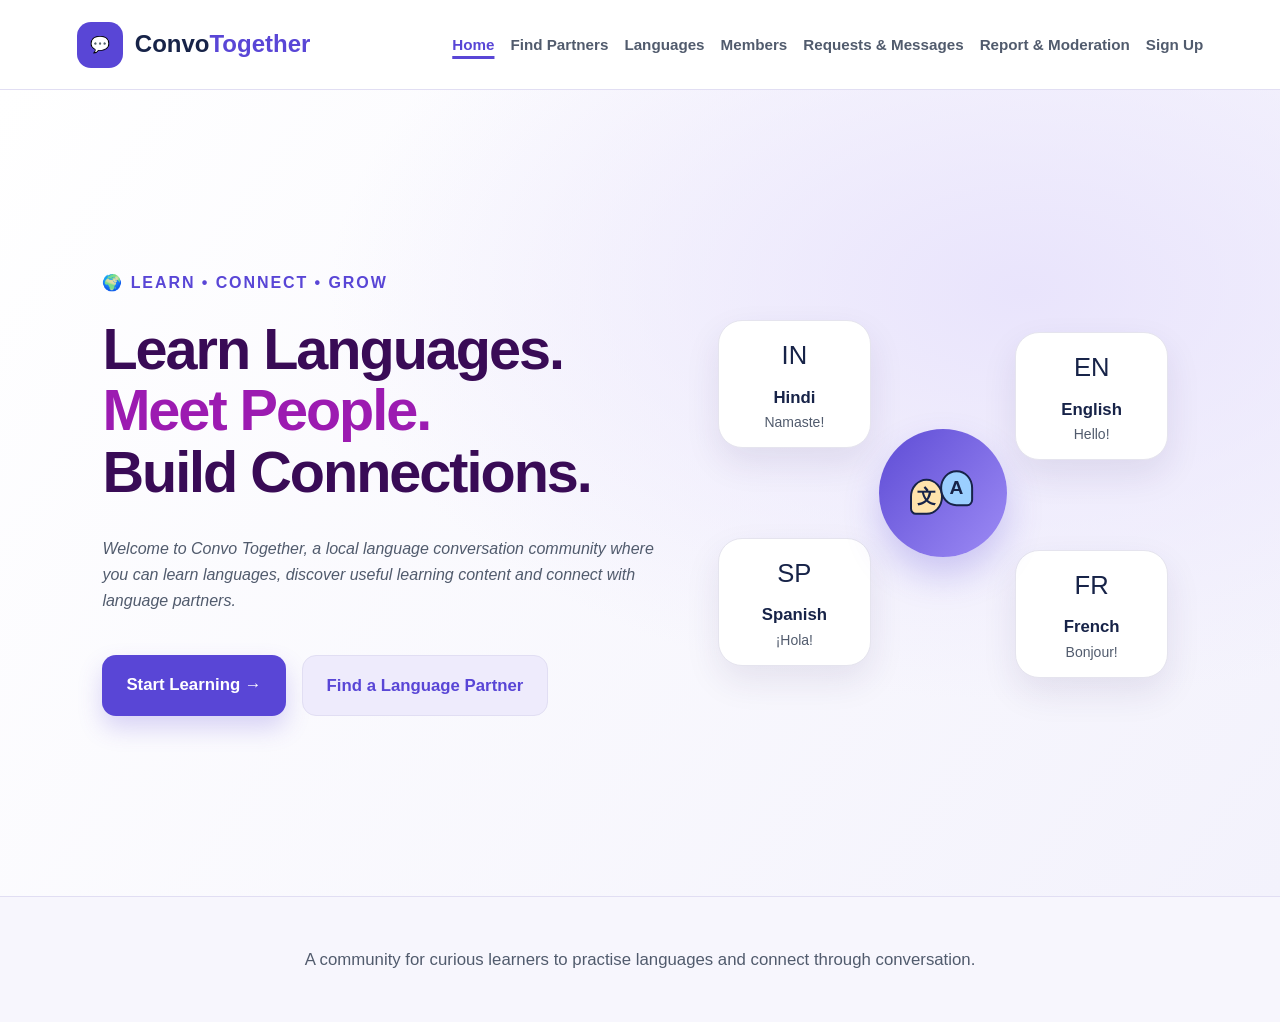
<file: index.html>
<!DOCTYPE html>
<html lang="en">
<head>
<meta charset="UTF-8">
<meta name="viewport" content="width=device-width, initial-scale=1">
<title>Convo Together – Local Language Exchange Community</title>
<link rel="stylesheet" href="style4.css">
</head>
<body>

<header class="site-header">
  <a class="logo" href="index.html"><span class="logo-icon" aria-hidden="true">💬</span>Convo<span>Together</span></a>
  <nav aria-label="Main navigation">
    <a href="index.html" aria-current="page">Home</a>
    <a href="find-a-partner.html">Find Partners</a>
    <a href="languages.html">Languages</a>
    <a href="members.html">Members</a>
    <a href="requests.html">Requests &amp; Messages</a>
    <a href="safety.html">Report &amp; Moderation </a>
    <a href="signup.html" id="authLink">Sign Up</a>
  </nav>
  
</header>
<dialog id="signup-info">
  <h2>Convo Together demo</h2>
  <p>You can browse members and try the partner finder without an account.</p>
  <a class="btn" href="find-a-partner.html">Find Partners</a>
  <form method="dialog"><button class="btn btn-quiet">Close</button></form>
</dialog>

<main id="top">
  <section class="hero">
    <div class="hero-copy">
      <p class="eyebrow">🌍 LEARN • CONNECT • GROW</p>
      <h1>Learn Languages.<br><em>Meet People.</em><br>Build Connections.</h1>
      <p class="intro">Welcome to Convo Together, a local language conversation community where you can learn languages, discover useful learning content and connect with language partners.</p>
      <div class="hero-actions">
        <a class="btn" href="learn.html">Start Learning →</a>
        <a class="btn btn-quiet" href="find-a-partner.html">Find a Language Partner</a>
      </div>
    </div>
    <div class="language-orbit" aria-label="Greetings in four languages">
      <div class="language-card"><span>IN</span><strong>Hindi</strong><small>Namaste!</small></div>
      <div class="language-card"><span>EN</span><strong>English</strong><small>Hello!</small></div>
      <div class="language-card"><span>SP</span><strong>Spanish</strong><small>¡Hola!</small></div>
      <div class="language-card"><span>FR</span><strong>French</strong><small>Bonjour!</small></div>
      <div class="orbit-center" aria-hidden="true"><span>文</span><span>A</span></div>
    </div>
  </section>
</main>

<footer>
  <p>A community for curious learners to practise languages and connect through conversation.</p>
</footer>

<script src="script4.js"></script>
<script>

    const authLink = document.getElementById("authLink");

    const loggedIn =
        localStorage.getItem("loggedIn");

    if (loggedIn === "true") {

        authLink.href = "profile.html";

        authLink.innerHTML = "Profile";

        authLink.title = "My Profile";

    }

</script>
</body>
</html>
</file>
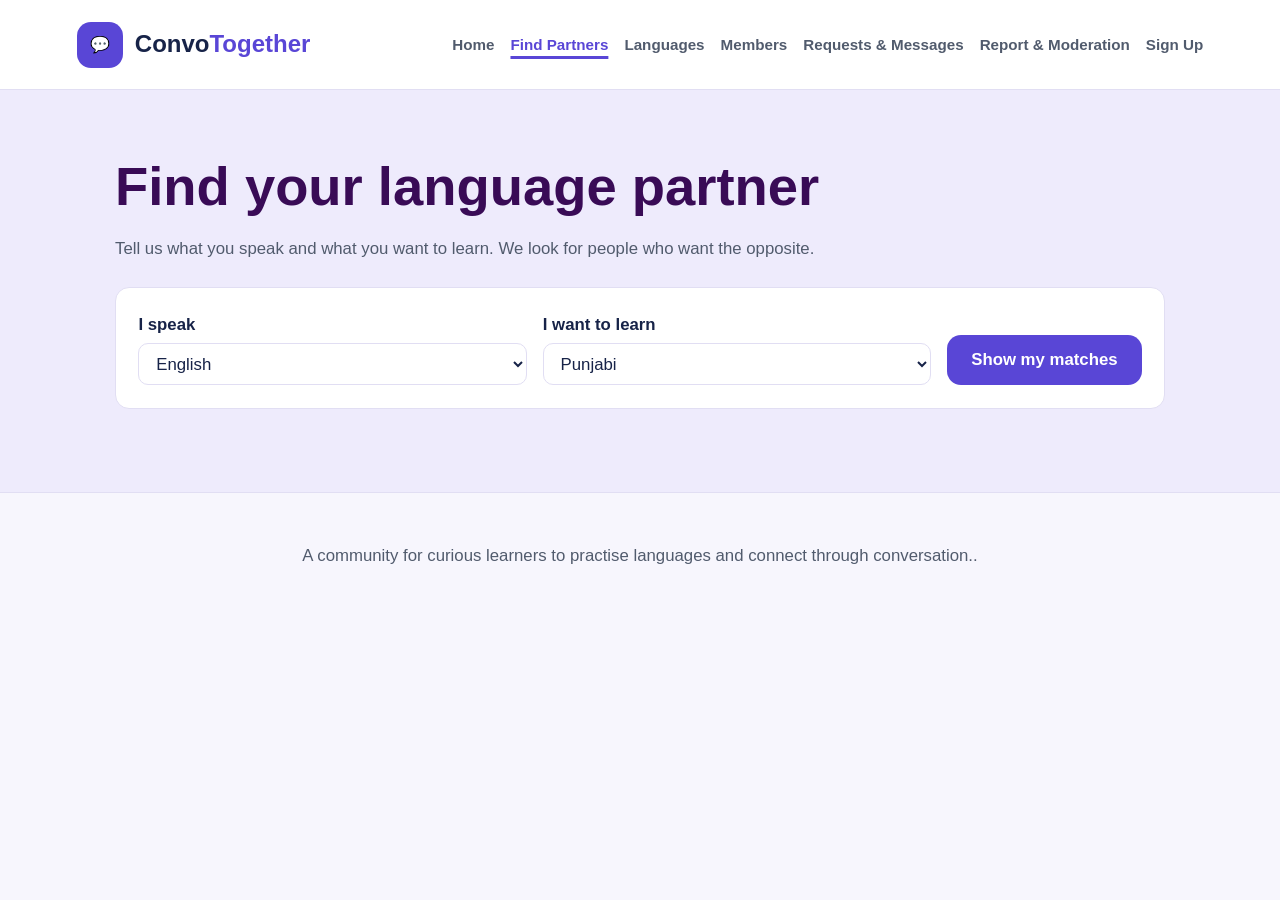
<file: find-a-partner.html>
<!DOCTYPE html>
<html lang="en">
<head>
<meta charset="UTF-8">
<meta name="viewport" content="width=device-width, initial-scale=1">
<title>Find a partner | Convo Together</title>
<link rel="stylesheet" href="style3.css">
</head>
<body>

<header class="site-header">
  <a class="logo" href="index.html"><span class="logo-icon" aria-hidden="true">💬</span>Convo<span>Together</span></a>
  <nav aria-label="Main navigation">
    <a href="index.html">Home</a>
    <a href="find-a-partner.html" aria-current="page">Find Partners</a>
    <a href="languages.html">Languages</a>
    <a href="members.html">Members</a>
    <a href="requests.html">Requests &amp; Messages</a>
    <a href="safety.html">Report &amp; Moderation </a>
    <a href="signup.html" id="authLink">Sign Up</a>
  </nav>
  
</header>
<dialog id="signup-info">
  <h2>Convo Together demo</h2>
  <p>You can browse members and try the partner finder without an account.</p>
  <a class="btn" href="find-a-partner.html">Find Partners</a>
  <form method="dialog"><button class="btn btn-quiet">Close</button></form>
</dialog>

<main id="top">
  <section id="match" class="tinted">
    <h1>Find your language partner</h1>
    <p class="lead">Tell us what you speak and what you want to learn. We look for people who want the opposite.</p>
    <div id="match-form" class="card form-row">
      <div><label for="my-speak">I speak</label><select id="my-speak"></select></div>
      <div><label for="my-learn">I want to learn</label><select id="my-learn"></select></div>
      <button class="btn" type="button" onclick="findMatches()">Show my matches</button>
    </div>
    <div id="match-results" class="grid"></div>
  </section>
</main>

<footer>
  <p>A community for curious learners to practise languages and connect through conversation..</p>
</footer>

<script src="script3.js"></script>
<script>
const authLink = document.getElementById("authLink");

if (authLink) {
    const loggedIn = localStorage.getItem("loggedIn");

    if (loggedIn === "true") {
        authLink.textContent = "Profile";
        authLink.href = "profile.html";
    }
}
</script>
</body>
</html>
</file>
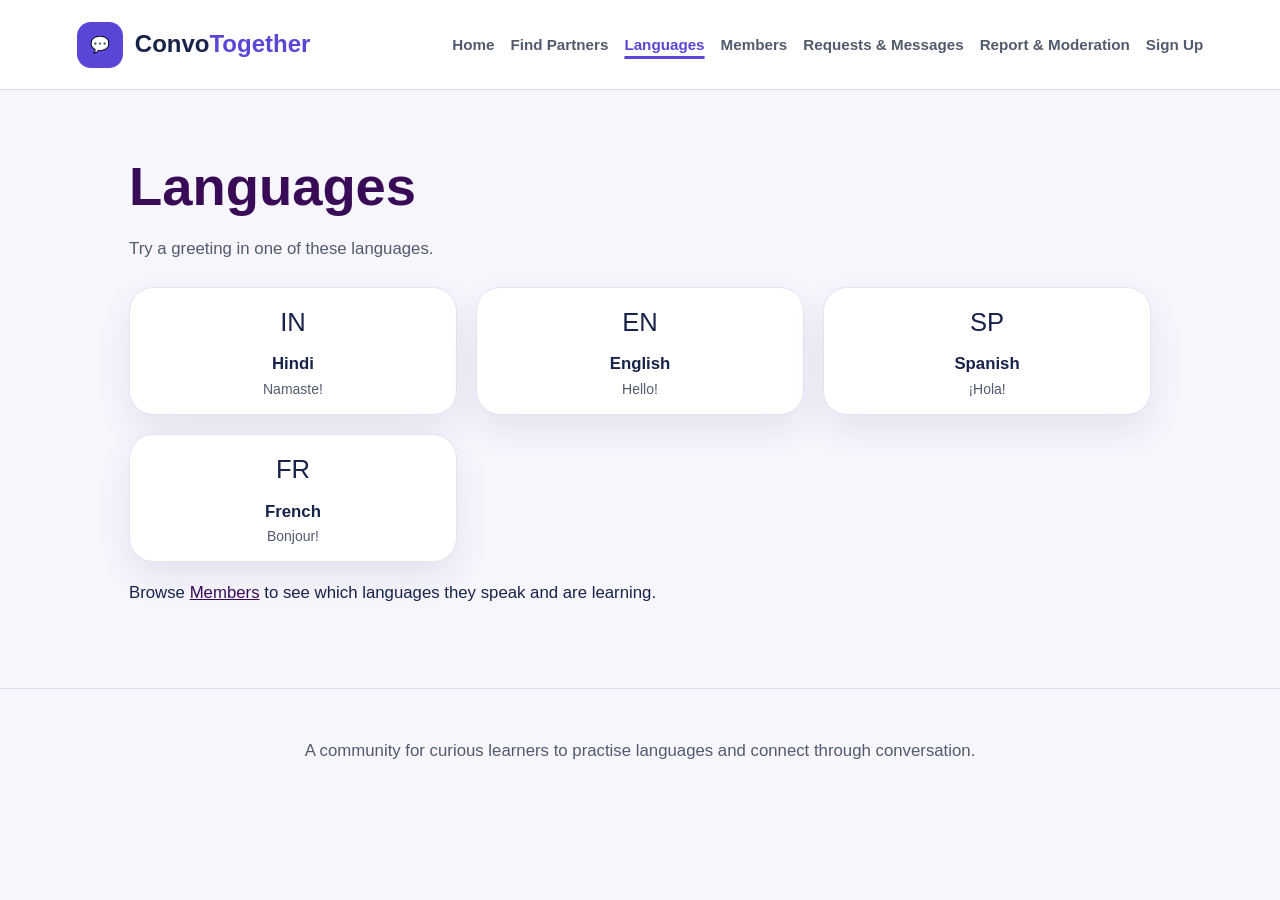
<file: languages.html>
<!DOCTYPE html>
<html lang="en">
<head>
<meta charset="UTF-8">
<meta name="viewport" content="width=device-width, initial-scale=1">
<title>Languages | Convo Together</title>
<link rel="stylesheet" href="style4.css">
</head>
<body>

<header class="site-header">
  <a class="logo" href="index.html"><span class="logo-icon" aria-hidden="true">💬</span>Convo<span>Together</span></a>
  <nav aria-label="Main navigation">
    <a href="index.html" >Home</a>
    <a href="find-a-partner.html">Find Partners</a>
    <a href="languages.html" aria-current="page">Languages</a>
    <a href="members.html">Members</a>
    <a href="requests.html">Requests &amp; Messages</a>
    <a href="safety.html">Report &amp; Moderation </a>
    <a href="signup.html" id="authLink">Sign Up</a>
  </nav>
  
</header>
<dialog id="signup-info">
  <h2>Convo Together demo</h2>
  <p>You can browse members and try the partner finder without an account.</p>
  <a class="btn" href="find-a-partner.html">Find Partners</a>
  <form method="dialog"><button class="btn btn-quiet">Close</button></form>
</dialog>

<main id="top">
  <section><h1>Languages</h1><p class="lead">Try a greeting in one of these languages.</p><div class="grid greeting-grid">      <div class="language-card"><span>IN</span><strong>Hindi</strong><small>Namaste!</small></div>
      <div class="language-card"><span>EN</span><strong>English</strong><small>Hello!</small></div>
      <div class="language-card"><span>SP</span><strong>Spanish</strong><small>¡Hola!</small></div>
      <div class="language-card"><span>FR</span><strong>French</strong><small>Bonjour!</small></div></div><p>Browse <a href="members.html">Members</a> to see which languages they speak and are learning.</p></section>
</main>

<footer>
  <p>A community for curious learners to practise languages and connect through conversation.</p>
</footer>

<script src="script4.js"></script>
<script>
const authLink = document.getElementById("authLink");

if (authLink) {
    const loggedIn = localStorage.getItem("loggedIn");

    if (loggedIn === "true") {
        authLink.textContent = "Profile";
        authLink.href = "profile.html";
    }
}
</script>
</body>
</html>
</file>
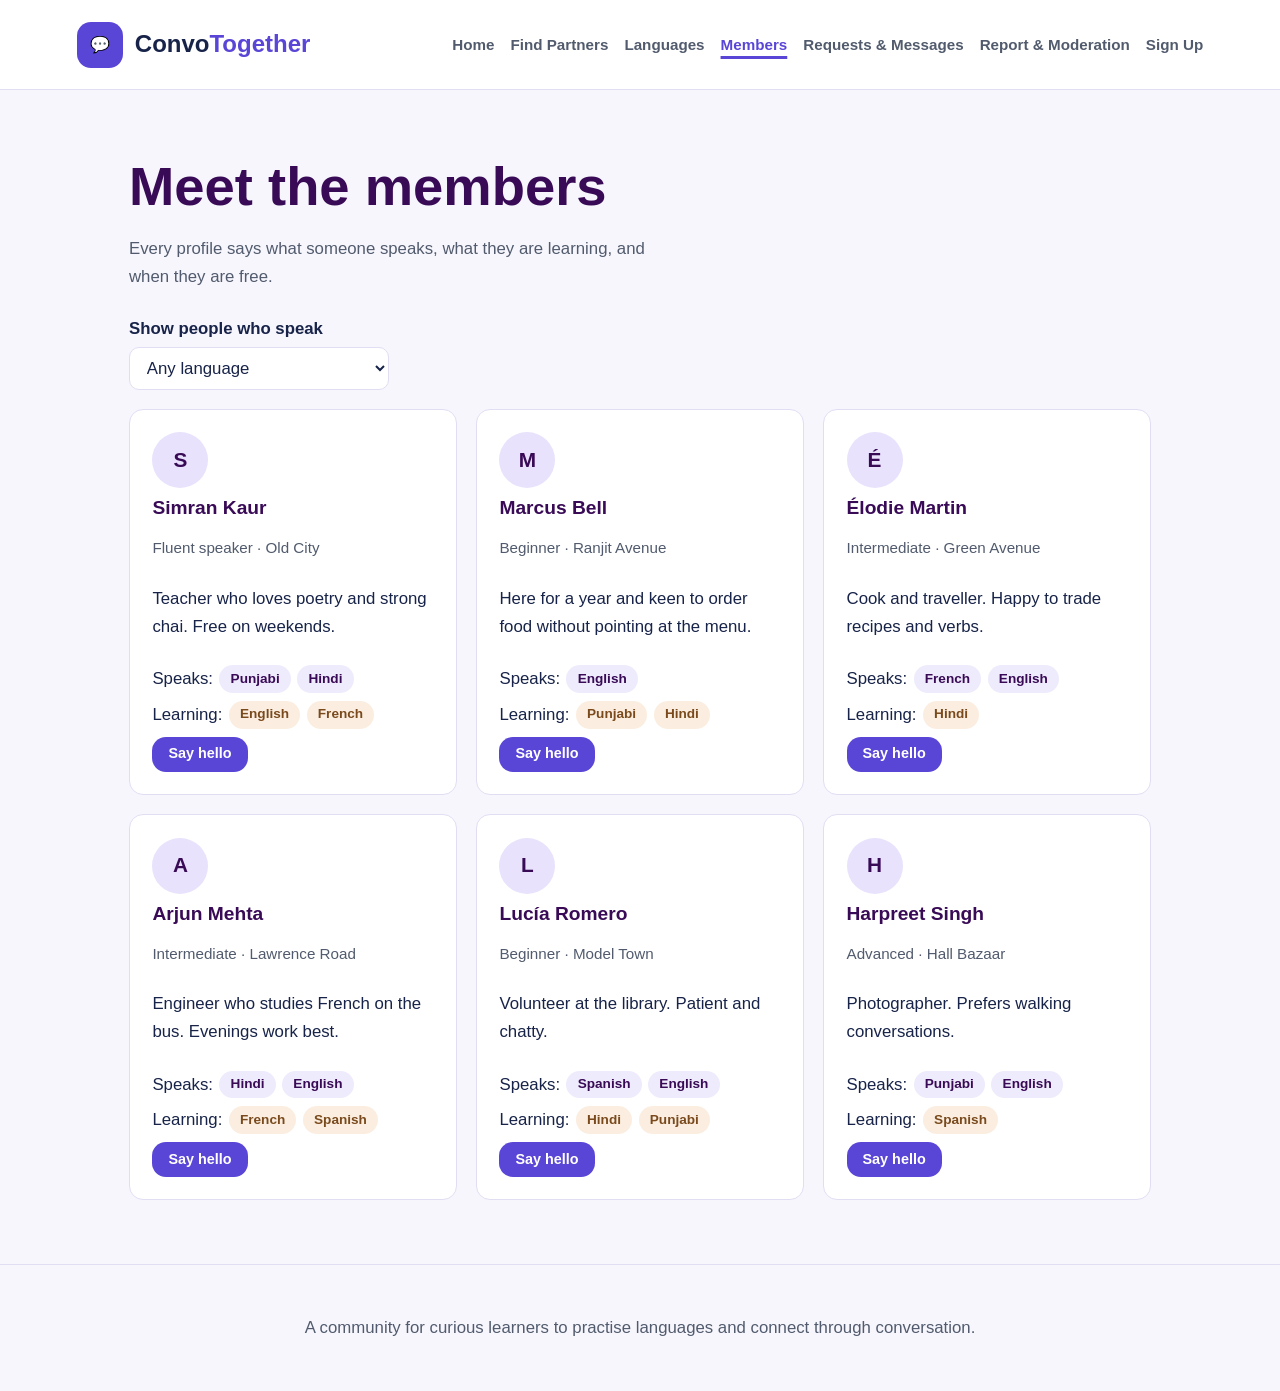
<file: members.html>
<!DOCTYPE html>
<html lang="en">
<head>
<meta charset="UTF-8">
<meta name="viewport" content="width=device-width, initial-scale=1">
<title>Members | Convo Together</title>
<link rel="stylesheet" href="style3.css">
</head>
<body>

<header class="site-header">
  <a class="logo" href="index.html"><span class="logo-icon" aria-hidden="true">💬</span>Convo<span>Together</span></a>
  <nav aria-label="Main navigation">
    <a href="index.html" >Home</a>
    <a href="find-a-partner.html">Find Partners</a>
    <a href="languages.html">Languages</a>
    <a href="members.html" aria-current="page" >Members</a>
    <a href="requests.html">Requests &amp; Messages</a>
    <a href="safety.html">Report &amp; Moderation </a>
    <a href="signup.html" id="authLink">Sign Up</a>
  </nav>
  
</header>
<dialog id="signup-info">
  <h2>Convo Together demo</h2>
  <p>You can browse members and try the partner finder without an account.</p>
  <a class="btn" href="find-a-partner.html">Find Partners</a>
  <form method="dialog"><button class="btn btn-quiet">Close</button></form>
</dialog>

<main id="top">
  <section id="members">
    <h1>Meet the members</h1>
    <p class="lead">Every profile says what someone speaks, what they are learning, and when they are free.</p>
    <label for="filter-lang">Show people who speak</label>
    <select id="filter-lang" onchange="showProfiles()"></select>
    <div id="profile-grid" class="grid"></div>
  </section>
</main>

<footer>
  <p>A community for curious learners to practise languages and connect through conversation.</p>
</footer>

<script src="script3.js"></script>
<script>
const authLink = document.getElementById("authLink");

if (authLink) {
    const loggedIn = localStorage.getItem("loggedIn");

    if (loggedIn === "true") {
        authLink.textContent = "Profile";
        authLink.href = "profile.html";
    }
}
</script>
</body>
</html>
</file>
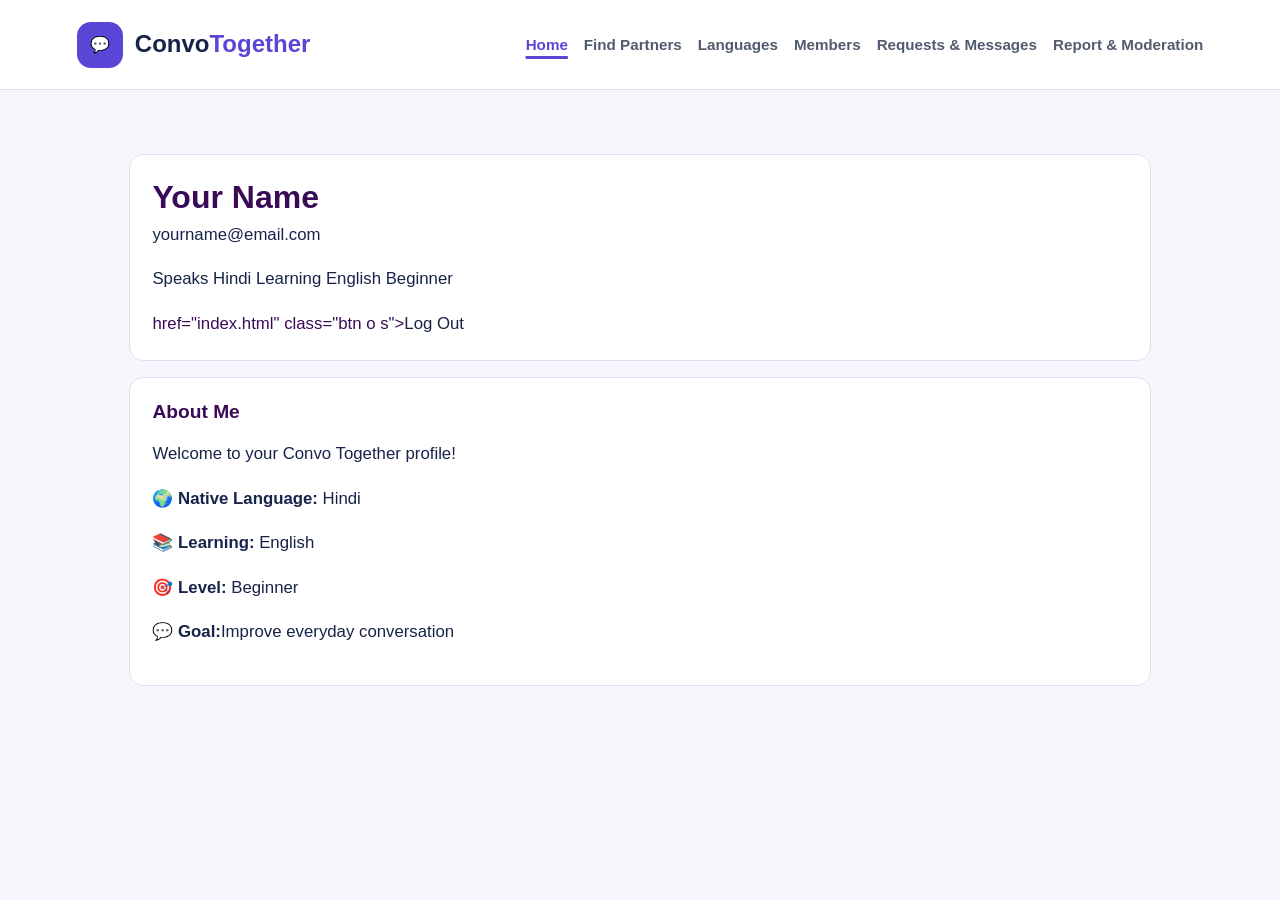
<file: profile.html>
<!DOCTYPE html>
<html lang="en">

<head>

    <meta charset="UTF-8">
    <meta name="viewport" content="width=device-width, initial-scale=1.0">

    <title>My Profile | Convo Together</title>

    <!-- Google Font -->
    <link rel="preconnect" href="https://fonts.googleapis.com">
    <link rel="preconnect" href="https://fonts.gstatic.com" crossorigin>

    <link
        href="https://fonts.googleapis.com/css2?family=Poppins:wght@400;500;600;700&display=swap"
        rel="stylesheet"
    >

    <link rel="stylesheet" href="style3.css">

</head>


<body>
<header class="site-header">
  <a class="logo" href="index.html"><span class="logo-icon" aria-hidden="true">💬</span>Convo<span>Together</span></a>
  <nav aria-label="Main navigation">
    <a href="index.html" aria-current="page">Home</a>
    <a href="find-a-partner.html">Find Partners</a>
    <a href="languages.html">Languages</a>
    <a href="members.html">Members</a>
    <a href="requests.html">Requests &amp; Messages</a>
    <a href="safety.html">Report &amp; Moderation </a>
    
  </nav>
  
</header>


    <main>

        <section>

            
            <div class="card pc">

                
                <div class="av">
                    
                </div>

                
                <div style="flex:1;">
                    <h2 id="profileName" style="margin:0;">
                        Your Name</h2>


                    <p id="profileEmail" style="margin:5px 0;">yourname@email.com</p>
                    <p>
                        Speaks <span id="profileSpeak">Hindi</span>
                        Learning <span id="profileLearn">English</span>
                        
                        <span id="profileLevel">Beginner</span>
                    </p>


                </div>

                
                <a>
                    href="index.html" class="btn o s"></a>Log Out</a>
 
            </div>

            <div
                class="g2"
                style="margin-top:16px;"
            >
                <div class="card">

                    <h3>
                        About Me
                    </h3>

                    <p class="sub">Welcome to your Convo Together profile!</p>
                        
                    <p style="margin-top:16px;">🌍 <b>Native Language:</b> Hindi  </p>
                       
                    <p style="margin-top:10px;"> 📚 <b>Learning:</b> English </p>
                       
                    <p style="margin-top:10px;">🎯 <b>Level:</b>  Beginner</p>
               
                    <p style="margin-top:10px;"> 💬 <b>Goal:</b>Improve everyday conversation</p>
                 
                </div>



    <script>

    document.getElementById("profileName").textContent =
        localStorage.getItem("userName") || "Your Name";

    document.getElementById("profileEmail").textContent =
        localStorage.getItem("userEmail") || "yourname@email.com";

    document.getElementById("profileSpeak").textContent =
        localStorage.getItem("userSpeak") || "Hindi";

    document.getElementById("profileLearn").textContent =
        localStorage.getItem("userLearn") || "English";

    document.getElementById("profileLevel").textContent =
        localStorage.getItem("userLevel") || "Beginner";

</script>


</body>

</html>
</file>
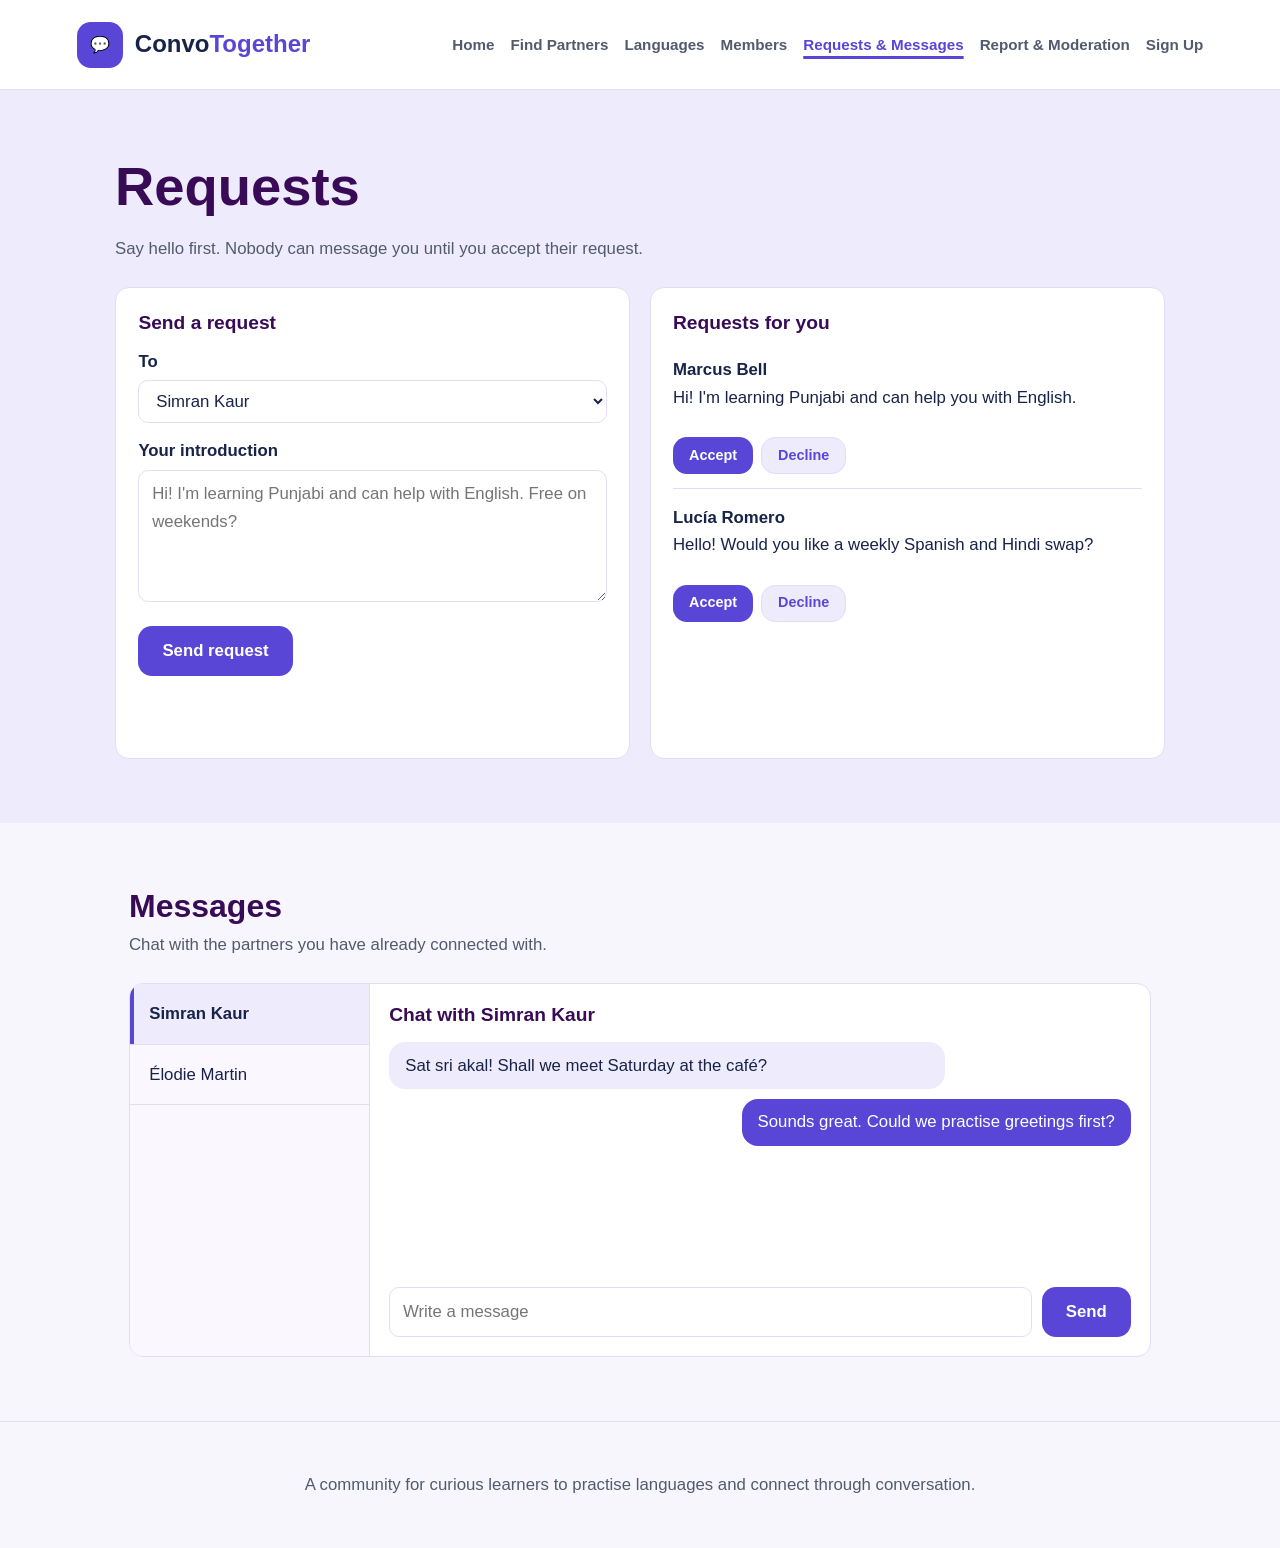
<file: requests.html>
<!DOCTYPE html>
<html lang="en">
<head>
<meta charset="UTF-8">
<meta name="viewport" content="width=device-width, initial-scale=1">
<title>Requests &amp; Messages | Convo Together</title>
<link rel="stylesheet" href="style5.css">
</head>
<body>

<header class="site-header">
  <a class="logo" href="index.html"><span class="logo-icon" aria-hidden="true">💬</span>Convo<span>Together</span></a>
  <nav aria-label="Main navigation">
    <a href="index.html" >Home</a>
    <a href="find-a-partner.html">Find Partners</a>
    <a href="languages.html">Languages</a>
    <a href="members.html">Members</a>
    <a href="requests.html" aria-current="page">Requests &amp; Messages</a>
    <a href="safety.html">Report &amp; Moderation </a>
    <a href="signup.html" id="authLink">Sign Up</a>
  </nav>
  
</header>
<dialog id="signup-info">
  <h2>Convo Together demo</h2>
  <p>You can browse members and try the partner finder without an account.</p>
  <a class="btn" href="find-a-partner.html">Find Partners</a>
  <form method="dialog"><button class="btn btn-quiet">Close</button></form>
</dialog>

<main id="top">
  <section id="requests" class="tinted">
    <h1>Requests</h1>
    <p class="lead">Say hello first. Nobody can message you until you accept their request.</p>
    <div class="two-col">
      <div id="request-form" class="card">
        <h3>Send a request</h3>
        <label for="req-to">To</label>
        <select id="req-to"></select>
        <label for="req-msg">Your introduction</label>
        <textarea id="req-msg" rows="4" placeholder="Hi! I'm learning Punjabi and can help with English. Free on weekends?"></textarea>
        <button class="btn" type="button" onclick="sendRequest()">Send request</button>
        <p id="req-note" class="note" role="status"></p>
      </div>
      <div class="card">
        <h3>Requests for you</h3>
        <ul id="inbox" class="plain-list"></ul>
      </div>
    </div>
  </section>
  <section id="chats">
    <h2>Messages</h2>
    <p class="lead">Chat with the partners you have already connected with.</p>
    <div class="chat card">
      <ul id="chat-list" class="chat-list"></ul>
      <div class="chat-window">
        <h3 id="chat-title"></h3>
        <div id="chat-messages" class="messages"></div>
        <div id="chat-form" class="chat-form">
          <input id="chat-input" type="text" placeholder="Write a message" aria-label="Message">
          <button class="btn" type="button" onclick="sendMessage()">Send</button>
        </div>
      </div>
    </div>
  </section>
</main>

<footer>
  <p>A community for curious learners to practise languages and connect through conversation.</p>
</footer>

<script src="script5.js"></script>
<script>
const authLink = document.getElementById("authLink");

if (authLink) {
    const loggedIn = localStorage.getItem("loggedIn");

    if (loggedIn === "true") {
        authLink.textContent = "Profile";
        authLink.href = "profile.html";
    }
}
</script>
</body>
</html>
</file>
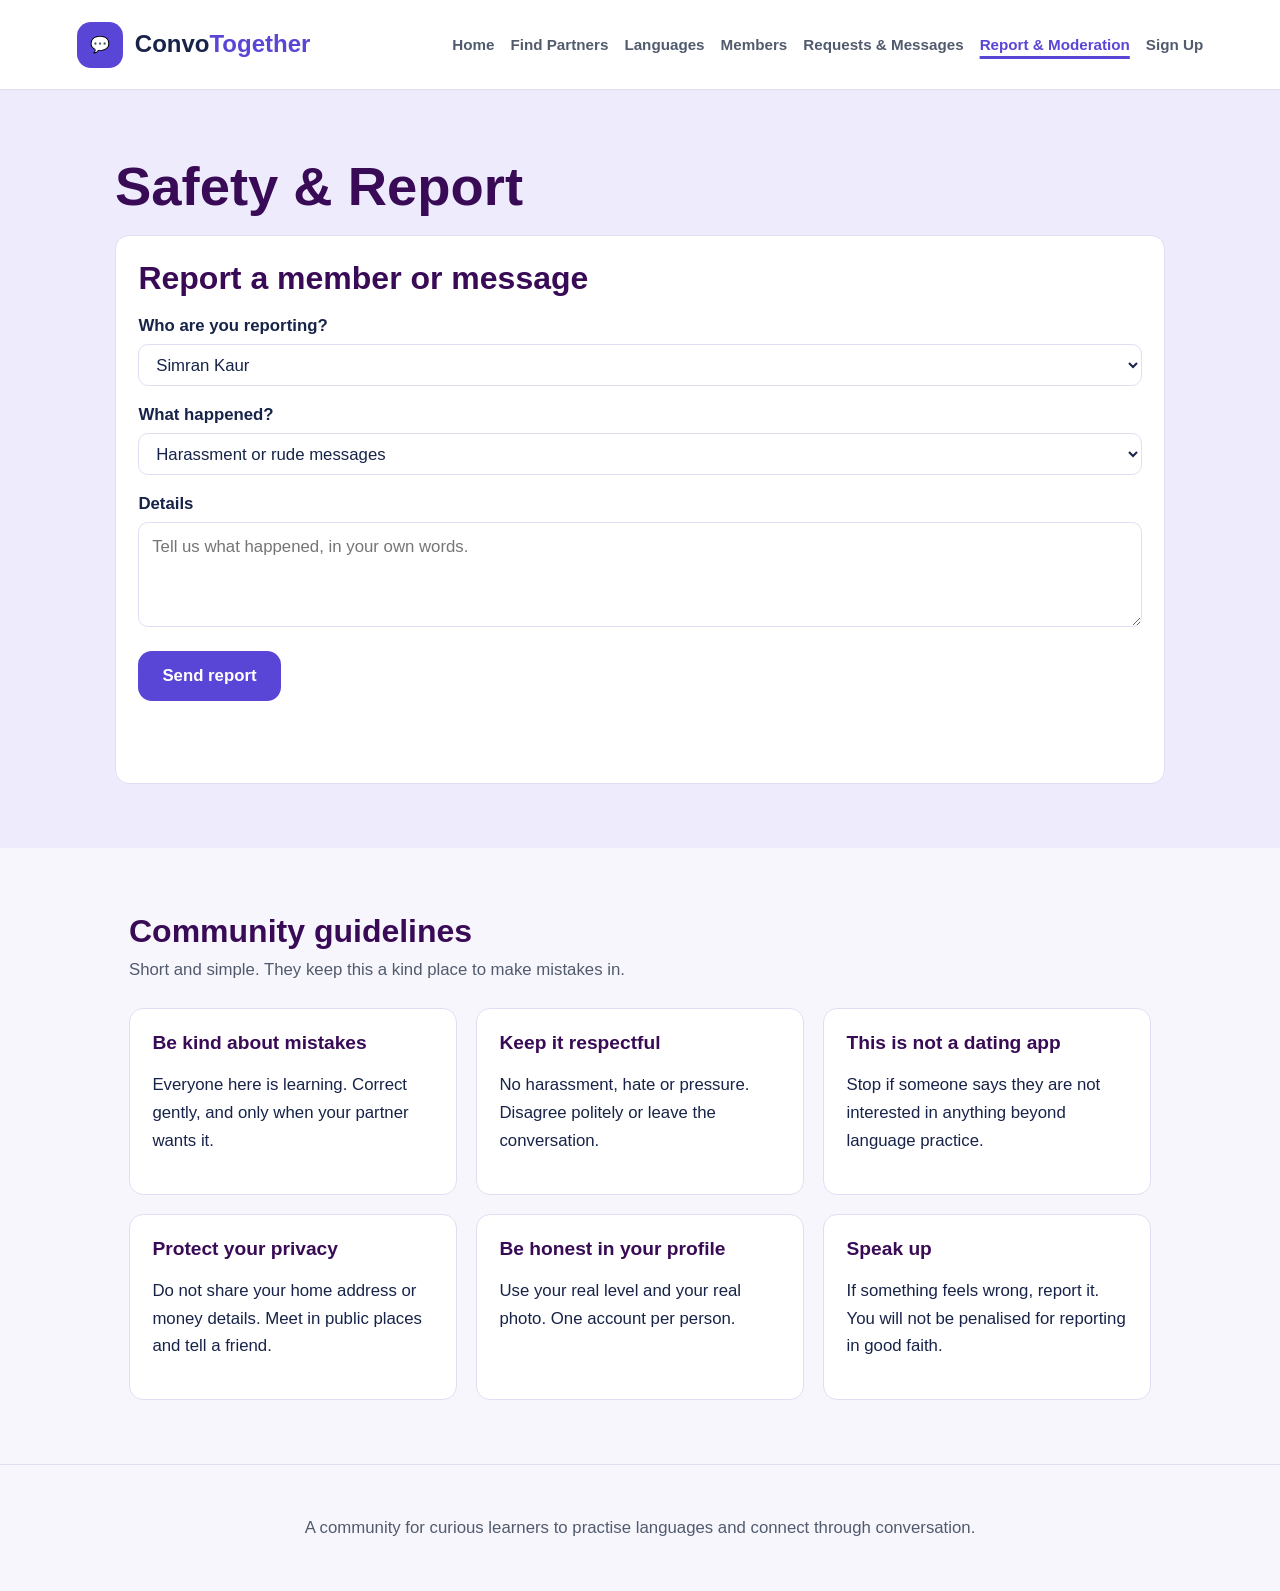
<file: safety.html>
<!DOCTYPE html>
<html lang="en">
<head>
<meta charset="UTF-8">
<meta name="viewport" content="width=device-width, initial-scale=1">
<title>Safety &amp; Report | Convo Together</title>
<link rel="stylesheet" href="style5.css">
</head>
<body>

<header class="site-header">
  <a class="logo" href="index.html"><span class="logo-icon" aria-hidden="true">💬</span>Convo<span>Together</span></a>
  <nav aria-label="Main navigation">
    <a href="index.html">Home</a>
    <a href="find-a-partner.html">Find Partners</a>
    <a href="languages.html">Languages</a>
    <a href="members.html">Members</a>
    <a href="requests.html">Requests &amp; Messages</a>
    <a href="safety.html" aria-current="page">Report &amp; Moderation </a>
    <a href="signup.html" id="authLink">Sign Up</a>
  </nav>

</header>
<dialog id="signup-info">
  <h2>Convo Together demo</h2>
  <p>You can browse members and try the partner finder without an account.</p>
  <a class="btn" href="find-a-partner.html">Find Partners</a>
  <form method="dialog"><button class="btn btn-quiet">Close</button></form>
</dialog>

<main id="top">
  <section id="safety" class="tinted">
    <h1>Safety &amp; Report</h1>
  <div id="report-form" class="card">
    <h2>Report a member or message</h2>
    <label for="rep-who">Who are you reporting?</label>
    <select id="rep-who"></select>
    <label for="rep-reason">What happened?</label>
    <select id="rep-reason">
      <option>Harassment or rude messages</option>
      <option>Fake profile</option>
      <option>Asked for money or personal details</option>
      <option>Something else</option>
    </select>
    <label for="rep-details">Details</label>
    <textarea id="rep-details" rows="3" placeholder="Tell us what happened, in your own words."></textarea>
    <button class="btn" type="button" onclick="sendReport()">Send report</button>
    <p id="rep-note" class="note" role="status"></p>
  </div>
  </section>
  <section id="guidelines">
    <h2>Community guidelines</h2>
    <p class="lead">Short and simple. They keep this a kind place to make mistakes in.</p>
    <div class="grid">
      <article class="card"><h3>Be kind about mistakes</h3><p>Everyone here is learning. Correct gently, and only when your partner wants it.</p></article>
      <article class="card"><h3>Keep it respectful</h3><p>No harassment, hate or pressure. Disagree politely or leave the conversation.</p></article>
      <article class="card"><h3>This is not a dating app</h3><p>Stop if someone says they are not interested in anything beyond language practice.</p></article>
      <article class="card"><h3>Protect your privacy</h3><p>Do not share your home address or money details. Meet in public places and tell a friend.</p></article>
      <article class="card"><h3>Be honest in your profile</h3><p>Use your real level and your real photo. One account per person.</p></article>
      <article class="card"><h3>Speak up</h3><p>If something feels wrong, report it. You will not be penalised for reporting in good faith.</p></article>
    </div>
  </section>
</main>

<footer>
  <p>A community for curious learners to practise languages and connect through conversation.</p>
</footer>

<script src="script5.js"></script>
<script>
const authLink = document.getElementById("authLink");

if (authLink) {
    const loggedIn = localStorage.getItem("loggedIn");

    if (loggedIn === "true") {
        authLink.textContent = "Profile";
        authLink.href = "profile.html";
    }
}
</script>
</body>
</html>
</file>
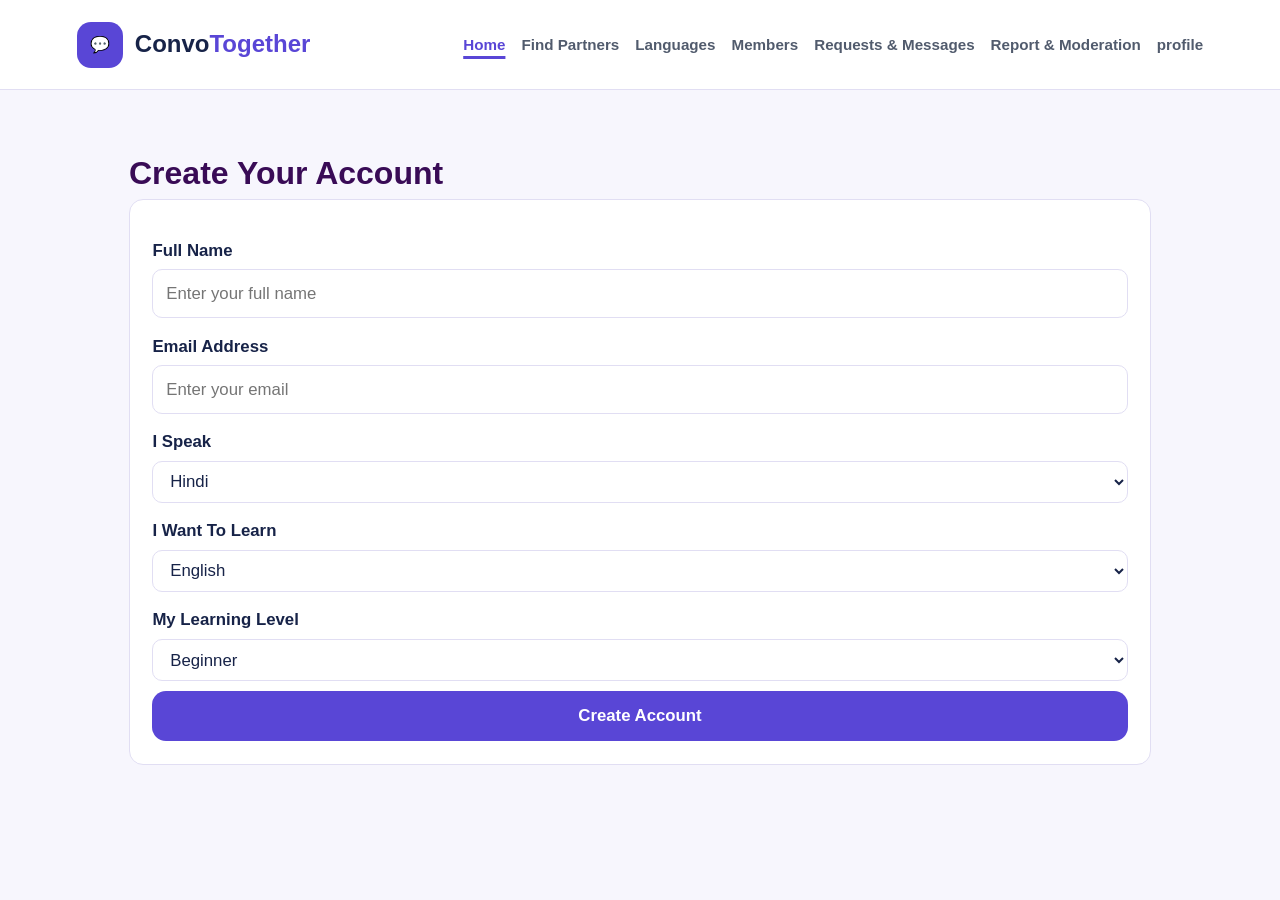
<file: signup.html>
<!DOCTYPE html>
<html lang="en">
<head>
    <meta charset="UTF-8">
    <meta name="viewport" content="width=device-width, initial-scale=1.0">

    <title>Sign Up | Convo Together</title>

    <link rel="stylesheet" href="style5.css">
</head>

<body>

    <header class="site-header">
  <a class="logo" href="index.html"><span class="logo-icon" aria-hidden="true">💬</span>Convo<span>Together</span></a>
  <nav aria-label="Main navigation">
    <a href="index.html" aria-current="page">Home</a>
    <a href="find-a-partner.html">Find Partners</a>
    <a href="languages.html">Languages</a>
    <a href="members.html">Members</a>
    <a href="requests.html">Requests &amp; Messages</a>
    <a href="safety.html">Report &amp; Moderation </a>
     <a href="profile.html">profile</a>
  </nav>
  
</header>

    <main>

        <section class="narrow">

            <h2>Create Your Account</h2>


            <form class="card" id="signupForm">

                <label for="name">Full Name</label>

                <input
                    type="text"
                    id="name"
                    name="name"
                    placeholder="Enter your full name"
                    required
                >


                <!-- Email -->
                <label for="email">Email Address</label>

                <input
                    type="email"
                    id="email"
                    name="email"
                    placeholder="Enter your email"
                    required
                >


                <!-- Languages -->
                <div class="f2">

                    <div>
                        <label for="speak">
                            I Speak
                        </label>

                        <select id="speak" name="speak">

                            <option>Hindi</option>
                            <option>Punjabi</option>
                          
                            <option>Spanish</option>
                            <option>French</option>
                         

                        </select>
                    </div>


                    <div>
                        <label for="learn">
                            I Want To Learn
                        </label>

                        <select id="learn" name="learn">

                            <option>English</option>
                            <option>Hindi</option>
                            <option>Punjabi</option>
                            
                            <option>Spanish</option>
                            <option>French</option>
                            

                        </select>
                    </div>

                </div>


                <!-- Level -->
                <label for="level">
                    My Learning Level
                </label>

                <select id="level" name="level">

                    <option>Beginner</option>
                    <option>Intermediate</option>
                    <option>Advanced</option>

                </select>


                

                </label>


                <button
                    class="btn"
                    type="submit"
                    style="width:100%;margin-top:10px;"
                >
                    Create Account
                </button>

                <script>
    document.getElementById("signupForm").addEventListener("submit", function(event) {

        event.preventDefault();

        const name = document.getElementById("name").value;
        const email = document.getElementById("email").value;
        const speak = document.getElementById("speak").value;
        const learn = document.getElementById("learn").value;
        const level = document.getElementById("level").value;

        localStorage.setItem("userName", name);
        localStorage.setItem("userEmail", email);
        localStorage.setItem("userSpeak", speak);
        localStorage.setItem("userLearn", learn);
        localStorage.setItem("userLevel", level);

        window.location.href = "profile.html";
    });
</script>

            </form>

        </section>

    </main>

</body>
</html>
</file>
<file: style4.css>
:root{
  --bg:#f7f6fd;

   --tint:#eeebfc;
 
   --card:#ffffff;

    --line:#e1def3;

  --purple:#5946d6;

   --purple-dark:#390b56;

    --ink:#172348;

     --muted:#515b6d;

  --warm:#e8e2fc;

   --radius:14px;

}

*{
  box-sizing:border-box
}
html{
  scroll-behavior:smooth
}

body{
  margin:0;

  font-family:Arial, Helvetica, sans-serif;

  background:var(--bg);

  color:var(--ink);

  line-height:1.65;

  font-size:1.05rem
}


h1,h2,h3,.logo{
  font-family:Arial, Helvetica, sans-serif;

  color:var(--purple-dark);

  line-height:1.2
}

h1{
  font-size:clamp(2.2rem,5vw,3.4rem);

  margin:0 0 1rem
}

h2{
  font-size:2rem;

  margin:0 0 .4rem
}

h3{
  font-size:1.2rem;

  margin:0 0 .5rem
}

a{
  color:var(--purple-dark)

}

:focus-visible{
  outline:3px solid var(--purple);

  outline-offset:2px
}

.site-header{
  position:sticky;

  top:0;

  z-index:10;

  display:flex;

  flex-wrap:wrap;

  gap:.6rem 2rem;

  align-items:center;

  justify-content:space-between;

  padding:.9rem 5%;

  background:rgba(247,243,253,.95);

  border-bottom:1px solid var(--line)

}

.logo{
  font-size:1.5rem;

  font-weight:700;

  text-decoration:none
}

nav{
  display:flex;

  flex-wrap:wrap;

  gap:.3rem 1.3rem
}

nav a{
  text-decoration:none;

  font-weight:600;

  color:var(--muted)
}

nav a:hover{
  color:var(--purple)
}

section{
  padding:4rem 5%;

  max-width:1150px;

  margin:0 auto
}
section.tinted{max-width:none;
background:var(--tint)}
section.tinted>*{max-width:1050px;
margin-left:auto;

margin-right:auto}
.lead{color:var(--muted);
max-width:60ch;
margin:0 0 1.5rem}


.btn{
  display:inline-block;
background:var(--purple);
color:#fff;
border:0;
border-radius:999px;
padding:.7rem 1.5rem;
font:inherit;
font-weight:700;
text-decoration:none;
cursor:pointer;
transition:background .2s}
.btn:hover{
  background:var(--purple-dark)}
.btn-ghost{background:transparent;
color:var(--purple-dark);
border:2px solid var(--purple);
margin-left:.5rem}
.btn-ghost:hover{background:var(--tint)}
.btn-small{padding:.35rem 1rem;
font-size:.9rem}
.btn-quiet{background:var(--tint);
color:var(--purple-dark)}
.btn-quiet:hover{background:var(--line)}

.grid{display:grid;
grid-template-columns:repeat(auto-fill,minmax(250px,1fr));
gap:1.2rem;
margin-top:1.2rem}
.card{background:var(--card);
border:1px solid var(--line);
border-radius:var(--radius);
padding:1.4rem}
.profile{display:flex;
flex-direction:column;
gap:.5rem}
.avatar{width:56px;
height:56px;
border-radius:50%;
display:grid;
place-items:center;
font-family:Arial, Helvetica, sans-serif;
font-weight:700;
font-size:1.3rem;
color:var(--purple-dark);
background:var(--warm)}
.profile .meta{color:var(--muted);
font-size:.95rem;
margin:0}
.tags{display:flex;
flex-wrap:wrap;
gap:.4rem}
.tag{background:var(--tint);
color:var(--purple-dark);
border-radius:999px;
padding:.15rem .7rem;
font-size:.85rem;
font-weight:600}
.tag.learn{background:#fbeee0;
color:#7a4a1d}
.profile .btn{margin-top:auto;
align-self:flex-start}

label{display:block;
font-weight:700;
margin:.9rem 0 .3rem}
select,input,textarea{width:100%;
font:inherit;
padding:.6rem .8rem;
border:1px solid var(--line);
border-radius:10px;
background:#fff;
color:var(--ink)}
#filter-lang{max-width:260px}
.form-row{display:grid;
grid-template-columns:1fr 1fr auto;
gap:1rem;
align-items:end}
.form-row label{margin-top:0}
.two-col{display:grid;
grid-template-columns:1fr 1fr;
gap:1.2rem}
.two-col .btn{margin-top:1rem}
.note{color:var(--purple-dark);
font-weight:600;
min-height:1.5em}
.empty{color:var(--muted)}

.chat{display:grid;
grid-template-columns:240px 1fr;
padding:0;
overflow:hidden}
.chat-list{list-style:none;
margin:0;
padding:0;
border-right:1px solid var(--line);
background:#faf7fe}
.chat-list button{width:100%;
text-align:left;
font:inherit;
padding:1rem 1.2rem;
border:0;
border-bottom:1px solid var(--line);
background:none;
cursor:pointer;
color:var(--ink)}
.chat-list button:hover{background:var(--tint)}
.chat-list button.active{background:var(--tint);
font-weight:700;
box-shadow:inset 4px 0 var(--purple)}
.chat-window{padding:1.2rem;
display:flex;
flex-direction:column}
.messages{display:flex;
flex-direction:column;
gap:.6rem;
min-height:240px;
max-height:320px;
overflow-y:auto;
padding:.5rem 0}
.bubble{max-width:75%;
padding:.6rem 1rem;
border-radius:16px;
background:var(--tint)}
.bubble.me{align-self:flex-end;
background:var(--purple);
color:#fff}
.chat-form{display:flex;
gap:.6rem;
margin-top:.8rem}

.plain-list{list-style:none;
margin:0;
padding:0}
.plain-list li{padding:.9rem 0;
border-bottom:1px solid var(--line)}
.plain-list li:last-child{border:0}
.actions{display:flex;
gap:.5rem;
margin-top:.6rem;
flex-wrap:wrap}
.badge{background:var(--purple);
color:#fff;
border-radius:999px;
padding:0 .6rem;
font-size:.85rem;
font-family:Arial, Helvetica, sans-serif;
vertical-align:middle}
.status{font-weight:700;
color:var(--purple)}

footer{text-align:center;
padding:2rem 5%;
color:var(--muted);
border-top:1px solid var(--line)}

@media (max-width:800px){
  .hero,.two-col,.form-row,.chat{grid-template-columns:1fr}
  .chat-list{border-right:0;
border-bottom:1px solid var(--line)}
  section{padding:3rem 5%}
}
@media (prefers-reduced-motion:reduce){html{scroll-behavior:auto}.btn{transition:none}}

.site-header [aria-current="page"] { text-decoration: underline;
 text-underline-offset: 0.25em;
 }

.site-header{position:relative;
padding:1.35rem 6%;
background:white;
gap:1rem 2rem}
.logo{display:flex;
align-items:center;
color:var(--ink);
font-weight:800}
.logo>span:last-child{color:var(--purple)}
.logo-icon{display:grid;
place-items:center;
width:46px;
height:46px;
margin-right:.75rem;
background:var(--purple);
border-radius:14px;
font-size:1rem}
.site-header [aria-current="page"]{color:var(--purple);
text-decoration-thickness:3px;
text-underline-offset:.9rem}
.btn{border-radius:14px}
.btn-quiet{color:var(--purple);
border:1px solid var(--line)}
.signup{padding:.6rem 1.4rem;
font-size:1rem}
.hero{display:grid;
grid-template-columns:1.2fr 1fr;
align-items:center;
gap:4%;
max-width:none;
padding:clamp(4rem,7vw,8rem) 8%;
min-height:calc(100svh - 94px);
background:radial-gradient(ellipse at 80% 25%,#e9e4fc,transparent 48%),linear-gradient(125deg,#fff,#f3f2fc)}
.hero .eyebrow{margin:0 0 1.4rem;
color:var(--purple);
font-size:1rem;
letter-spacing:.12em;
font-weight:700}
.hero h1{font-size:clamp(2.5rem,4.5vw,5.4rem);
letter-spacing:-.035em;
line-height:1.07;
margin:0 0 2rem}
.hero h1 em{color:#9c1bb1;
font-style:normal}
.intro{font-size:clamp(1rem,1.1vw,1.25rem);
font-style:italic;
max-width:62ch;
color:var(--muted)}
.hero-actions{display:flex;
flex-wrap:wrap;
gap:1rem;
margin-top:2.5rem}
.hero-actions .btn{padding:1rem 1.5rem}
.hero-actions .btn:first-child{box-shadow:0 12px 24px #5946d638}
.language-orbit{position:relative;
display:grid;
grid-template-columns:repeat(2,minmax(0,1fr));
gap:clamp(3.5rem,7vw,7rem) 32%;
padding:0 2%;
align-items:center}
.language-card{display:grid;
align-content:center;
justify-items:center;
min-height:clamp(112px,10vw,176px);
padding:.75rem;
background:#fff;
border:1px solid #e5e4ee;
border-radius:24px;
box-shadow:0 15px 35px #31206418;
text-align:center}
.language-card span{font-size:clamp(1.5rem,2vw,2.7rem)}
.language-card strong{margin-top:.45rem}
.language-card small{color:var(--muted)}
.language-orbit .language-card:nth-child(even){transform:translateY(12px)}
.orbit-center{position:absolute;
top:50%;
left:50%;
transform:translate(-50%,-50%);
width:clamp(65px,10vw,188px);
aspect-ratio:1;
border-radius:50%;
display:flex;
align-items:center;
justify-content:center;
background:linear-gradient(130deg,#5e4cd5,#9d8bf5);
box-shadow:0 18px 35px #5946d640}
.orbit-center span{display:grid;
place-items:center;
width:1.7em;
aspect-ratio:1;
border:2px solid var(--ink);
border-radius:50% 50% 50% 18%;
background:#ffe3ac;
font-weight:700;
font-size:clamp(.9rem,1.5vw,1.6rem);
transform:translateY(.2em)}
.orbit-center span+span{background:#9bcfff;
transform:translate(-.15em,-.25em);
border-radius:50% 50% 18% 50%}
footer nav{justify-content:center}
footer [aria-current="page"]{color:var(--purple);
text-decoration:underline}
dialog{border:1px solid var(--line);
border-radius:var(--radius);
color:var(--ink);
padding:2rem;
max-width:min(90%,480px)}
dialog::backdrop{background:#17122877}
dialog form{display:inline-block;
margin-left:.5rem}
@media(max-width:850px){
  .hero{grid-template-columns:1fr;
gap:3rem}
  .language-orbit{width:min(100%,560px);
margin-inline:auto}
  .site-header nav{order:3;
width:100%;
row-gap:.8rem}
  .site-header [aria-current="page"]{text-underline-offset:.25rem}
}

.site-header nav{column-gap:1rem;
row-gap:.9rem;
font-size:.95rem}
.site-header [aria-current="page"]{text-underline-offset:.4rem}
@media(max-width:1250px){
  .site-header nav{order:3;
width:100%;
justify-content:center}
}

#report-form .btn{margin-top:1rem}
</file>
<file: style3.css>
:root{
  --bg:#f7f6fd;
 --tint:#eeebfc;
 --card:#ffffff;
 --line:#e1def3;

  --purple:#5946d6;
 --purple-dark:#390b56;
 --ink:#172348;
 --muted:#515b6d;

  --warm:#e8e2fc;
 --radius:14px;

}
*{box-sizing:border-box}
html{scroll-behavior:smooth}
body{margin:0;
font-family:Arial, Helvetica, sans-serif;
background:var(--bg);
color:var(--ink);
line-height:1.65;
font-size:1.05rem}
h1,h2,h3,.logo{font-family:Arial, Helvetica, sans-serif;
color:var(--purple-dark);
line-height:1.2}
h1{font-size:clamp(2.2rem,5vw,3.4rem);
margin:0 0 1rem}
h2{font-size:2rem;
margin:0 0 .4rem}
h3{font-size:1.2rem;
margin:0 0 .5rem}
a{color:var(--purple-dark)}
:focus-visible{outline:3px solid var(--purple);
outline-offset:2px}

.site-header{position:sticky;
top:0;
z-index:10;
display:flex;
flex-wrap:wrap;
gap:.6rem 2rem;
align-items:center;
justify-content:space-between;
padding:.9rem 5%;
background:rgba(247,243,253,.95);
border-bottom:1px solid var(--line)}
.logo{font-size:1.5rem;
font-weight:700;
text-decoration:none}
nav{display:flex;
flex-wrap:wrap;
gap:.3rem 1.3rem}
nav a{text-decoration:none;
font-weight:600;
color:var(--muted)}
nav a:hover{color:var(--purple)}

section{padding:4rem 5%;
max-width:1150px;
margin:0 auto}
section.tinted{max-width:none;
background:var(--tint)}
section.tinted>*{max-width:1050px;
margin-left:auto;
margin-right:auto}
.lead{color:var(--muted);
max-width:60ch;
margin:0 0 1.5rem}


.btn{display:inline-block;
background:var(--purple);
color:#fff;
border:0;
border-radius:999px;
padding:.7rem 1.5rem;
font:inherit;
font-weight:700;
text-decoration:none;
cursor:pointer;
transition:background .2s}
.btn:hover{background:var(--purple-dark)}
.btn-ghost{background:transparent;
color:var(--purple-dark);
border:2px solid var(--purple);
margin-left:.5rem}
.btn-ghost:hover{background:var(--tint)}
.btn-small{padding:.35rem 1rem;
font-size:.9rem}
.btn-quiet{background:var(--tint);
color:var(--purple-dark)}
.btn-quiet:hover{background:var(--line)}

.grid{display:grid;
grid-template-columns:repeat(auto-fill,minmax(250px,1fr));
gap:1.2rem;
margin-top:1.2rem}
.card{background:var(--card);
border:1px solid var(--line);
border-radius:var(--radius);
padding:1.4rem}
.profile{display:flex;
flex-direction:column;
gap:.5rem}
.avatar{width:56px;
height:56px;
border-radius:50%;
display:grid;
place-items:center;
font-family:Arial, Helvetica, sans-serif;
font-weight:700;
font-size:1.3rem;
color:var(--purple-dark);
background:var(--warm)}
.profile .meta{color:var(--muted);
font-size:.95rem;
margin:0}
.tags{display:flex;
flex-wrap:wrap;
gap:.4rem}
.tag{background:var(--tint);
color:var(--purple-dark);
border-radius:999px;
padding:.15rem .7rem;
font-size:.85rem;
font-weight:600}
.tag.learn{background:#fbeee0;
color:#7a4a1d}
.profile .btn{margin-top:auto;
align-self:flex-start}

label{display:block;
font-weight:700;
margin:.9rem 0 .3rem}
select,input,textarea{width:100%;
font:inherit;
padding:.6rem .8rem;
border:1px solid var(--line);
border-radius:10px;
background:#fff;
color:var(--ink)}
#filter-lang{max-width:260px}
.form-row{display:grid;
grid-template-columns:1fr 1fr auto;
gap:1rem;
align-items:end}
.form-row label{margin-top:0}
.two-col{display:grid;
grid-template-columns:1fr 1fr;
gap:1.2rem}
.two-col .btn{margin-top:1rem}
.note{color:var(--purple-dark);
font-weight:600;
min-height:1.5em}
.empty{color:var(--muted)}

.chat{display:grid;
grid-template-columns:240px 1fr;
padding:0;
overflow:hidden}
.chat-list{list-style:none;
margin:0;
padding:0;
border-right:1px solid var(--line);
background:#faf7fe}
.chat-list button{width:100%;
text-align:left;
font:inherit;
padding:1rem 1.2rem;
border:0;
border-bottom:1px solid var(--line);
background:none;
cursor:pointer;
color:var(--ink)}
.chat-list button:hover{background:var(--tint)}
.chat-list button.active{background:var(--tint);
font-weight:700;
box-shadow:inset 4px 0 var(--purple)}
.chat-window{padding:1.2rem;
display:flex;
flex-direction:column}
.messages{display:flex;
flex-direction:column;
gap:.6rem;
min-height:240px;
max-height:320px;
overflow-y:auto;
padding:.5rem 0}
.bubble{max-width:75%;
padding:.6rem 1rem;
border-radius:16px;
background:var(--tint)}
.bubble.me{align-self:flex-end;
background:var(--purple);
color:#fff}
.chat-form{display:flex;
gap:.6rem;
margin-top:.8rem}

.plain-list{list-style:none;
margin:0;
padding:0}
.plain-list li{padding:.9rem 0;
border-bottom:1px solid var(--line)}
.plain-list li:last-child{border:0}
.actions{display:flex;
gap:.5rem;
margin-top:.6rem;
flex-wrap:wrap}
.badge{background:var(--purple);
color:#fff;
border-radius:999px;
padding:0 .6rem;
font-size:.85rem;
font-family:Arial, Helvetica, sans-serif;
vertical-align:middle}
.status{font-weight:700;
color:var(--purple)}

footer{text-align:center;
padding:2rem 5%;
color:var(--muted);
border-top:1px solid var(--line)}

@media (max-width:800px){
  .hero,.two-col,.form-row,.chat{grid-template-columns:1fr}
  .chat-list{border-right:0;
border-bottom:1px solid var(--line)}
  section{padding:3rem 5%}
}
@media (prefers-reduced-motion:reduce){html{scroll-behavior:auto}.btn{transition:none}}

.site-header [aria-current="page"] { text-decoration: underline;
 text-underline-offset: 0.25em;
 }

.site-header{position:relative;
padding:1.35rem 6%;
background:white;
gap:1rem 2rem}
.logo{display:flex;
align-items:center;
color:var(--ink);
font-weight:800}
.logo>span:last-child{color:var(--purple)}
.logo-icon{display:grid;
place-items:center;
width:46px;
height:46px;
margin-right:.75rem;
background:var(--purple);
border-radius:14px;
font-size:1rem}
.site-header [aria-current="page"]{color:var(--purple);
text-decoration-thickness:3px;
text-underline-offset:.9rem}
.btn{border-radius:14px}
.btn-quiet{color:var(--purple);
border:1px solid var(--line)}
.signup{padding:.6rem 1.4rem;
font-size:1rem}
.hero{display:grid;
grid-template-columns:1.2fr 1fr;
align-items:center;
gap:4%;
max-width:none;
padding:clamp(4rem,7vw,8rem) 8%;
min-height:calc(100svh - 94px);
background:radial-gradient(ellipse at 80% 25%,#e9e4fc,transparent 48%),linear-gradient(125deg,#fff,#f3f2fc)}
.hero .eyebrow{margin:0 0 1.4rem;
color:var(--purple);
font-size:1rem;
letter-spacing:.12em;
font-weight:700}
.hero h1{font-size:clamp(2.5rem,4.5vw,5.4rem);
letter-spacing:-.035em;
line-height:1.07;
margin:0 0 2rem}
.hero h1 em{color:#9c1bb1;
font-style:normal}
.intro{font-size:clamp(1rem,1.1vw,1.25rem);
font-style:italic;
max-width:62ch;
color:var(--muted)}
.hero-actions{display:flex;
flex-wrap:wrap;
gap:1rem;
margin-top:2.5rem}
.hero-actions .btn{padding:1rem 1.5rem}
.hero-actions .btn:first-child{box-shadow:0 12px 24px #5946d638}
.language-orbit{position:relative;
display:grid;
grid-template-columns:repeat(2,minmax(0,1fr));
gap:clamp(3.5rem,7vw,7rem) 32%;
padding:0 2%;
align-items:center}
.language-card{display:grid;
align-content:center;
justify-items:center;
min-height:clamp(112px,10vw,176px);
padding:.75rem;
background:#fff;
border:1px solid #e5e4ee;
border-radius:24px;
box-shadow:0 15px 35px #31206418;
text-align:center}
.language-card span{font-size:clamp(1.5rem,2vw,2.7rem)}
.language-card strong{margin-top:.45rem}
.language-card small{color:var(--muted)}
.language-orbit .language-card:nth-child(even){transform:translateY(12px)}
.orbit-center{position:absolute;
top:50%;
left:50%;
transform:translate(-50%,-50%);
width:clamp(65px,10vw,188px);
aspect-ratio:1;
border-radius:50%;
display:flex;
align-items:center;
justify-content:center;
background:linear-gradient(130deg,#5e4cd5,#9d8bf5);
box-shadow:0 18px 35px #5946d640}
.orbit-center span{display:grid;
place-items:center;
width:1.7em;
aspect-ratio:1;
border:2px solid var(--ink);
border-radius:50% 50% 50% 18%;
background:#ffe3ac;
font-weight:700;
font-size:clamp(.9rem,1.5vw,1.6rem);
transform:translateY(.2em)}
.orbit-center span+span{background:#9bcfff;
transform:translate(-.15em,-.25em);
border-radius:50% 50% 18% 50%}
footer nav{justify-content:center}
footer [aria-current="page"]{color:var(--purple);
text-decoration:underline}
dialog{border:1px solid var(--line);
border-radius:var(--radius);
color:var(--ink);
padding:2rem;
max-width:min(90%,480px)}
dialog::backdrop{background:#17122877}
dialog form{display:inline-block;
margin-left:.5rem}
@media(max-width:850px){
  .hero{grid-template-columns:1fr;
gap:3rem}
  .language-orbit{width:min(100%,560px);
margin-inline:auto}
  .site-header nav{order:3;
width:100%;
row-gap:.8rem}
  .site-header [aria-current="page"]{text-underline-offset:.25rem}
}

.site-header nav{column-gap:1rem;
row-gap:.9rem;
font-size:.95rem}
.site-header [aria-current="page"]{text-underline-offset:.4rem}
@media(max-width:1250px){
  .site-header nav{order:3;
width:100%;
justify-content:center}
}

#report-form .btn{margin-top:1rem}
</file>
<file: style5.css>
:root{
  --bg:#f7f6fd;
 --tint:#eeebfc;
 --card:#ffffff;
 --line:#e1def3;

  --purple:#5946d6;
 --purple-dark:#390b56;
 --ink:#172348;
 --muted:#515b6d;

  --warm:#e8e2fc;
 --radius:14px;

}
*{
  box-sizing:border-box
}
html{
  scroll-behavior:smooth
}
body{
  margin:0;
font-family:Arial, Helvetica, sans-serif;
background:var(--bg);
color:var(--ink);
line-height:1.65;
font-size:1.05rem}
h1,h2,h3,.logo{font-family:Arial, Helvetica, sans-serif;
color:var(--purple-dark);
line-height:1.2}
h1{font-size:clamp(2.2rem,5vw,3.4rem);
margin:0 0 1rem}
h2{font-size:2rem;
margin:0 0 .4rem}
h3{font-size:1.2rem;
margin:0 0 .5rem}
a{color:var(--purple-dark)}
:focus-visible{outline:3px solid var(--purple);
outline-offset:2px}

.site-header{position:sticky;
top:0;
z-index:10;
display:flex;
flex-wrap:wrap;
gap:.6rem 2rem;
align-items:center;
justify-content:space-between;
padding:.9rem 5%;
background:rgba(247,243,253,.95);
border-bottom:1px solid var(--line)}
.logo{font-size:1.5rem;
font-weight:700;
text-decoration:none}
nav{display:flex;
flex-wrap:wrap;
gap:.3rem 1.3rem}
nav a{text-decoration:none;
font-weight:600;
color:var(--muted)}
nav a:hover{color:var(--purple)}

section{padding:4rem 5%;
max-width:1150px;
margin:0 auto}
section.tinted{max-width:none;
background:var(--tint)}
section.tinted>*{max-width:1050px;
margin-left:auto;
margin-right:auto}
.lead{color:var(--muted);
max-width:60ch;
margin:0 0 1.5rem}


.btn{display:inline-block;
background:var(--purple);
color:#fff;
border:0;
border-radius:999px;
padding:.7rem 1.5rem;
font:inherit;
font-weight:700;
text-decoration:none;
cursor:pointer;
transition:background .2s}
.btn:hover{background:var(--purple-dark)}
.btn-ghost{background:transparent;
color:var(--purple-dark);
border:2px solid var(--purple);
margin-left:.5rem}
.btn-ghost:hover{background:var(--tint)}
.btn-small{padding:.35rem 1rem;
font-size:.9rem}
.btn-quiet{background:var(--tint);
color:var(--purple-dark)}
.btn-quiet:hover{background:var(--line)}

.grid{display:grid;
grid-template-columns:repeat(auto-fill,minmax(250px,1fr));
gap:1.2rem;
margin-top:1.2rem}
.card{background:var(--card);
border:1px solid var(--line);
border-radius:var(--radius);
padding:1.4rem}
.profile{display:flex;
flex-direction:column;
gap:.5rem}
.avatar{width:56px;
height:56px;
border-radius:50%;
display:grid;
place-items:center;
font-family:Arial, Helvetica, sans-serif;
font-weight:700;
font-size:1.3rem;
color:var(--purple-dark);
background:var(--warm)}
.profile .meta{color:var(--muted);
font-size:.95rem;
margin:0}
.tags{display:flex;
flex-wrap:wrap;
gap:.4rem}
.tag{background:var(--tint);
color:var(--purple-dark);
border-radius:999px;
padding:.15rem .7rem;
font-size:.85rem;
font-weight:600}
.tag.learn{background:#fbeee0;
color:#7a4a1d}
.profile .btn{margin-top:auto;
align-self:flex-start}

label{display:block;
font-weight:700;
margin:.9rem 0 .3rem}
select,input,textarea{width:100%;
font:inherit;
padding:.6rem .8rem;
border:1px solid var(--line);
border-radius:10px;
background:#fff;
color:var(--ink)}
#filter-lang{max-width:260px}
.form-row{display:grid;
grid-template-columns:1fr 1fr auto;
gap:1rem;
align-items:end}
.form-row label{margin-top:0}
.two-col{display:grid;
grid-template-columns:1fr 1fr;
gap:1.2rem}
.two-col .btn{margin-top:1rem}
.note{color:var(--purple-dark);
font-weight:600;
min-height:1.5em}
.empty{color:var(--muted)}

.chat{display:grid;
grid-template-columns:240px 1fr;
padding:0;
overflow:hidden}
.chat-list{list-style:none;
margin:0;
padding:0;
border-right:1px solid var(--line);
background:#faf7fe}
.chat-list button{width:100%;
text-align:left;
font:inherit;
padding:1rem 1.2rem;
border:0;
border-bottom:1px solid var(--line);
background:none;
cursor:pointer;
color:var(--ink)}
.chat-list button:hover{background:var(--tint)}
.chat-list button.active{background:var(--tint);
font-weight:700;
box-shadow:inset 4px 0 var(--purple)}
.chat-window{padding:1.2rem;
display:flex;
flex-direction:column}
.messages{display:flex;
flex-direction:column;
gap:.6rem;
min-height:240px;
max-height:320px;
overflow-y:auto;
padding:.5rem 0}
.bubble{max-width:75%;
padding:.6rem 1rem;
border-radius:16px;
background:var(--tint)}
.bubble.me{align-self:flex-end;
background:var(--purple);
color:#fff}
.chat-form{display:flex;
gap:.6rem;
margin-top:.8rem}

.plain-list{list-style:none;
margin:0;
padding:0}
.plain-list li{padding:.9rem 0;
border-bottom:1px solid var(--line)}
.plain-list li:last-child{border:0}
.actions{display:flex;
gap:.5rem;
margin-top:.6rem;
flex-wrap:wrap}
.badge{background:var(--purple);
color:#fff;
border-radius:999px;
padding:0 .6rem;
font-size:.85rem;
font-family:Arial, Helvetica, sans-serif;
vertical-align:middle}
.status{font-weight:700;
color:var(--purple)}

footer{text-align:center;
padding:2rem 5%;
color:var(--muted);
border-top:1px solid var(--line)}

@media (max-width:800px){
  .hero,.two-col,.form-row,.chat{grid-template-columns:1fr}
  .chat-list{border-right:0;
border-bottom:1px solid var(--line)}
  section{padding:3rem 5%}
}
@media (prefers-reduced-motion:reduce){html{scroll-behavior:auto}.btn{transition:none}}

.site-header [aria-current="page"] { text-decoration: underline;
 text-underline-offset: 0.25em;
 }

.site-header{position:relative;
padding:1.35rem 6%;
background:white;
gap:1rem 2rem}
.logo{display:flex;
align-items:center;
color:var(--ink);
font-weight:800}
.logo>span:last-child{color:var(--purple)}
.logo-icon{display:grid;
place-items:center;
width:46px;
height:46px;
margin-right:.75rem;
background:var(--purple);
border-radius:14px;
font-size:1rem}
.site-header [aria-current="page"]{color:var(--purple);
text-decoration-thickness:3px;
text-underline-offset:.9rem}
.btn{border-radius:14px}
.btn-quiet{color:var(--purple);
border:1px solid var(--line)}
.signup{padding:.6rem 1.4rem;
font-size:1rem}
.hero{display:grid;
grid-template-columns:1.2fr 1fr;
align-items:center;
gap:4%;
max-width:none;
padding:clamp(4rem,7vw,8rem) 8%;
min-height:calc(100svh - 94px);
background:radial-gradient(ellipse at 80% 25%,#e9e4fc,transparent 48%),linear-gradient(125deg,#fff,#f3f2fc)}
.hero .eyebrow{margin:0 0 1.4rem;
color:var(--purple);
font-size:1rem;
letter-spacing:.12em;
font-weight:700}
.hero h1{font-size:clamp(2.5rem,4.5vw,5.4rem);
letter-spacing:-.035em;
line-height:1.07;
margin:0 0 2rem}
.hero h1 em{color:#9c1bb1;
font-style:normal}
.intro{font-size:clamp(1rem,1.1vw,1.25rem);
font-style:italic;
max-width:62ch;
color:var(--muted)}
.hero-actions{display:flex;
flex-wrap:wrap;
gap:1rem;
margin-top:2.5rem}
.hero-actions .btn{padding:1rem 1.5rem}
.hero-actions .btn:first-child{box-shadow:0 12px 24px #5946d638}
.language-orbit{position:relative;
display:grid;
grid-template-columns:repeat(2,minmax(0,1fr));
gap:clamp(3.5rem,7vw,7rem) 32%;
padding:0 2%;
align-items:center}
.language-card{display:grid;
align-content:center;
justify-items:center;
min-height:clamp(112px,10vw,176px);
padding:.75rem;
background:#fff;
border:1px solid #e5e4ee;
border-radius:24px;
box-shadow:0 15px 35px #31206418;
text-align:center}
.language-card span{font-size:clamp(1.5rem,2vw,2.7rem)}
.language-card strong{margin-top:.45rem}
.language-card small{color:var(--muted)}
.language-orbit .language-card:nth-child(even){transform:translateY(12px)}
.orbit-center{position:absolute;
top:50%;
left:50%;
transform:translate(-50%,-50%);
width:clamp(65px,10vw,188px);
aspect-ratio:1;
border-radius:50%;
display:flex;
align-items:center;
justify-content:center;
background:linear-gradient(130deg,#5e4cd5,#9d8bf5);
box-shadow:0 18px 35px #5946d640}
.orbit-center span{display:grid;
place-items:center;
width:1.7em;
aspect-ratio:1;
border:2px solid var(--ink);
border-radius:50% 50% 50% 18%;
background:#ffe3ac;
font-weight:700;
font-size:clamp(.9rem,1.5vw,1.6rem);
transform:translateY(.2em)}
.orbit-center span+span{background:#9bcfff;
transform:translate(-.15em,-.25em);
border-radius:50% 50% 18% 50%}
footer nav{justify-content:center}
footer [aria-current="page"]{color:var(--purple);
text-decoration:underline}
dialog{border:1px solid var(--line);
border-radius:var(--radius);
color:var(--ink);
padding:2rem;
max-width:min(90%,480px)}
dialog::backdrop{background:#17122877}
dialog form{display:inline-block;
margin-left:.5rem}
@media(max-width:850px){
  .hero{grid-template-columns:1fr;
gap:3rem}
  .language-orbit{width:min(100%,560px);
margin-inline:auto}
  .site-header nav{order:3;
width:100%;
row-gap:.8rem}
  .site-header [aria-current="page"]{text-underline-offset:.25rem}
}

.site-header nav{column-gap:1rem;
row-gap:.9rem;
font-size:.95rem}
.site-header [aria-current="page"]{text-underline-offset:.4rem}
@media(max-width:1250px){
  .site-header nav{order:3;
width:100%;
justify-content:center}
}

#report-form .btn{margin-top:1rem}
</file>
